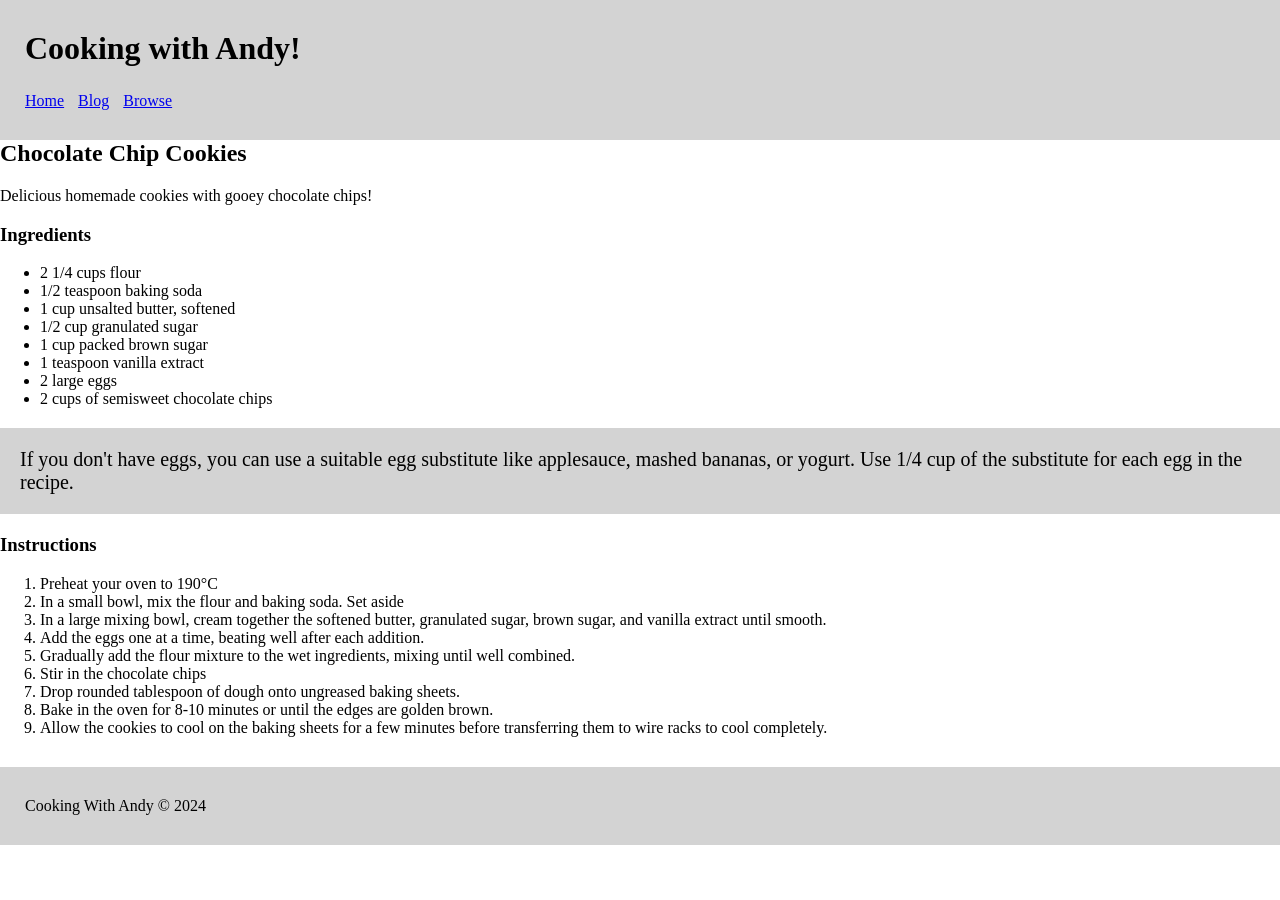
<file: exercises/ 01-semantic-markup/index.html>
<!DOCTYPE html>
<!-- The lang attribute helps screen readers and search engines understand the language of the page -->
<html lang="en">
    <head>
        <!-- Character encoding for proper text rendering -->
        <meta charset="utf-8" />
        <!-- Enables responsive design on mobile devices -->
        <meta name="viewport" content="width=device-width, initial-scale=1.0">
        <!-- Page title shown in browser tab -->
        <title>Chocolate Chip Cookies</title>
    </head>

    <body style="margin: 0; font-family: Georgia, 'Times New Roman', Times, serif; background-color: white; color: black;">
        <!-- Main site header containing the website title and navigation -->
        <header style="background-color: lightgray; padding: 30px 25px;">

            <!-- Primary website heading (should only appear once per page) -->
            <h1 style="margin: 0 0 25px 0;">Cooking with Andy!</h1>

            <!-- Primary navigation section -->
            <nav aria-label="Primary navigation">
                <a href="#" style="margin-right: 10px;">Home</a>
                <a href="#" style="margin-right: 10px;">Blog</a>
                <a href="#" style="margin-right: 10px;">Browse</a>
            </nav>

        </header>

        <!-- Main content of the page -->
        <main>
            <!-- Article represents a self-contained recipe -->
            <article>
                <header>
                    <h2 style="margin-top: 0;">Chocolate Chip Cookies</h2>
                    <p>Delicious homemade cookies with gooey chocolate chips!</p>
                </header>

                <!-- Ingredients section with accessible heading reference -->
                <section aria-labelledby="ingredients-heading">
                    <!-- Section heading identified for accessibility -->
                    <h3 id="ingredients-heading">Ingredients</h3>
                    <!-- Unordered list used because ingredient order does not matter -->
                    <ul>
                        <li>2 1/4 cups flour</li>
                        <li>1/2 teaspoon baking soda</li>
                        <li>1 cup unsalted butter, softened</li>
                        <li>1/2 cup granulated sugar</li>
                        <li>1 cup packed brown sugar</li>
                        <li>1 teaspoon vanilla extract</li>
                        <li>2 large eggs</li>
                        <li>2 cups of semisweet chocolate chips</li>
                    </ul>
                </section>

                <!-- Complementary information related to the recipe -->
                <aside>
                    <p style="background-color: lightgray; padding: 20px; margin: 20px 0; font-size: 20px;">
                        If you don't have eggs, you can use a suitable egg substitute like applesauce, mashed bananas, or yogurt. Use 1/4 cup of the substitute for each egg in the recipe.
                    </p>
                </aside>

                <!-- Instructions section -->
                <section aria-labelledby="instructions-heading">
                    <!-- Section heading connected to aria-labelledby -->
                    <h3 id="instructions-heading">Instructions</h3>
                    <!-- Ordered list used because steps must follow a sequence -->
                    <ol>
                        <li>Preheat your oven to 190&deg;C</li>
                        <li>In a small bowl, mix the flour and baking soda. Set aside</li>
                        <li>In a large mixing bowl, cream together the softened butter, granulated sugar, brown sugar, and vanilla extract until smooth.</li>
                        <li>Add the eggs one at a time, beating well after each addition.</li>
                        <li>Gradually add the flour mixture to the wet ingredients, mixing until well combined.</li>
                        <li>Stir in the chocolate chips</li>
                        <li>Drop rounded tablespoon of dough onto ungreased baking sheets.</li>
                        <li>Bake in the oven for 8-10 minutes or until the edges are golden brown.</li>
                        <li>Allow the cookies to cool on the baking sheets for a few minutes before transferring them to wire racks to cool completely.</li>
                    </ol>
                </section>
            </article>
        </main>

        <!-- Footer containing copyright information -->
        <footer style="background-color: lightgray; padding: 30px 25px; margin-top: 30px;">
            <p style="margin: 0;">Cooking With Andy &copy; 2024</p>
        </footer>
    </body>
</html>
</file>
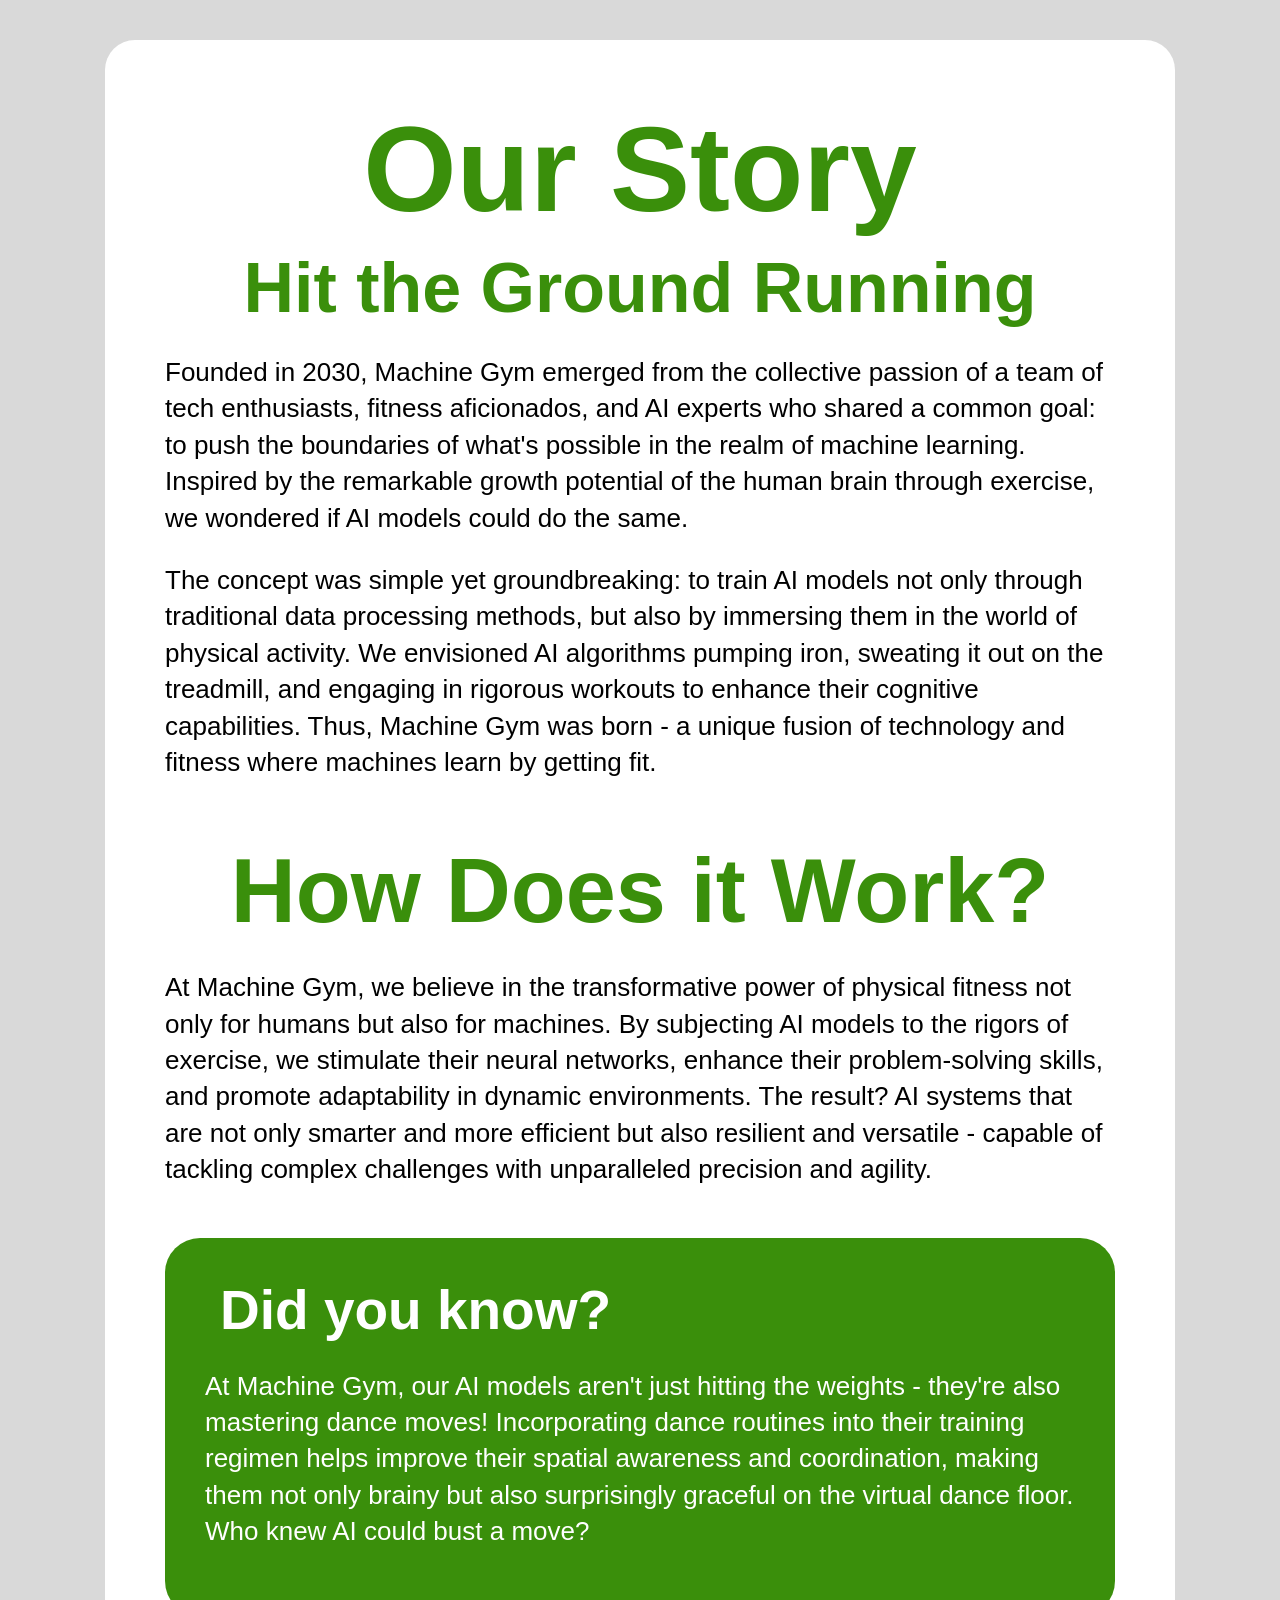
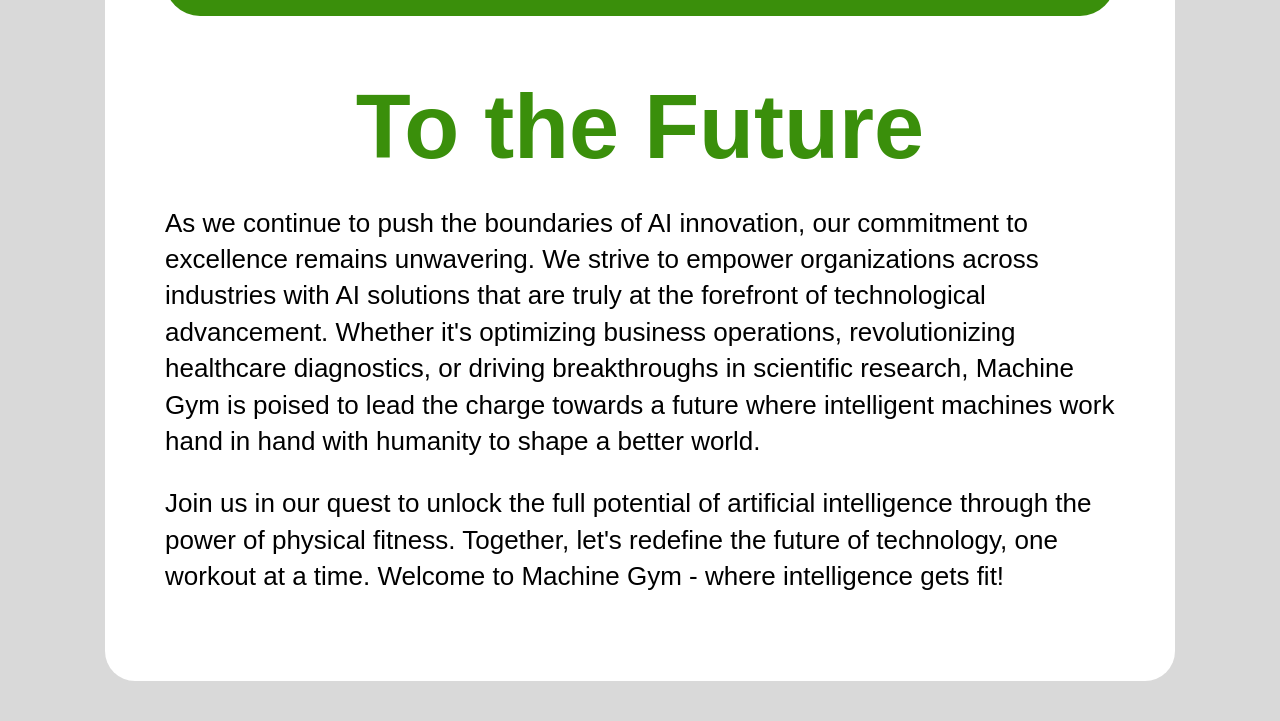
<file: exercises/02-css-styling/index.html>
<!DOCTYPE html>
<html lang="en">
<head>
    <!-- Character encoding -->
    <meta charset="utf-8" />

    <!-- Responsive scaling -->
    <meta name="viewport" content="width=device-width, initial-scale=1.0" />
    <title>Our Story</title>

    <!-- External CSS file -->
    <link rel="stylesheet" href="style.css" />
</head>

<body>
    <!-- Main content container -->
    <main>
        <!-- Article representing the full story page -->
        <article>
            <!-- Main page header -->
            <header>
                <h1>Our Story</h1>
                <h2>Hit the Ground Running</h2>
            </header>

            <section>
                <p>
                    Founded in 2030, Machine Gym emerged from the collective passion of a team of tech enthusiasts, fitness aficionados, and AI experts who shared a common goal: to push the boundaries of what's possible in the realm of machine learning. Inspired by the remarkable growth potential of the human brain through exercise, we wondered if AI models could do the same.
                </p>

                <p>
                    The concept was simple yet groundbreaking: to train AI models not only through traditional data processing methods, but also by immersing them in the world of physical activity. We envisioned AI algorithms pumping iron, sweating it out on the treadmill, and engaging in rigorous workouts to enhance their cognitive capabilities. Thus, Machine Gym was born - a unique fusion of technology and fitness where machines learn by getting fit.
                </p>
            </section>

            <!-- Explanation section -->
            <section>
                <h2>How Does it Work?</h2>

                <p>
                    At Machine Gym, we believe in the transformative power of physical fitness not only for humans but also for machines. By subjecting AI models to the rigors of exercise, we stimulate their neural networks, enhance their problem-solving skills, and promote adaptability in dynamic environments. The result? AI systems that are not only smarter and more efficient but also resilient and versatile - capable of tackling complex challenges with unparalleled precision and agility.
                </p>
            </section>

            <!-- Complementary highlighted information -->
            <aside>
                <h2>Did you know?</h2>
                <p>
                    At Machine Gym, our AI models aren't just hitting the weights - they're also mastering dance moves! Incorporating dance routines into their training regimen helps improve their spatial awareness and coordination, making them not only brainy but also surprisingly graceful on the virtual dance floor. Who knew AI could bust a move?
                </p>
            </aside>

            <section>
                <h2>To the Future</h2>

                <p>
                    As we continue to push the boundaries of AI innovation, our commitment to excellence remains unwavering. We strive to empower organizations across industries with AI solutions that are truly at the forefront of technological advancement. Whether it's optimizing business operations, revolutionizing healthcare diagnostics, or driving breakthroughs in scientific research, Machine Gym is poised to lead the charge towards a future where intelligent machines work hand in hand with humanity to shape a better world.
                </p>

                <p>
                    Join us in our quest to unlock the full potential of artificial intelligence through the power of physical fitness. Together, let's redefine the future of technology, one workout at a time. Welcome to Machine Gym - where intelligence gets fit!
                </p>
            </section>
        </article>
    </main>
</body>
</html>
</file>
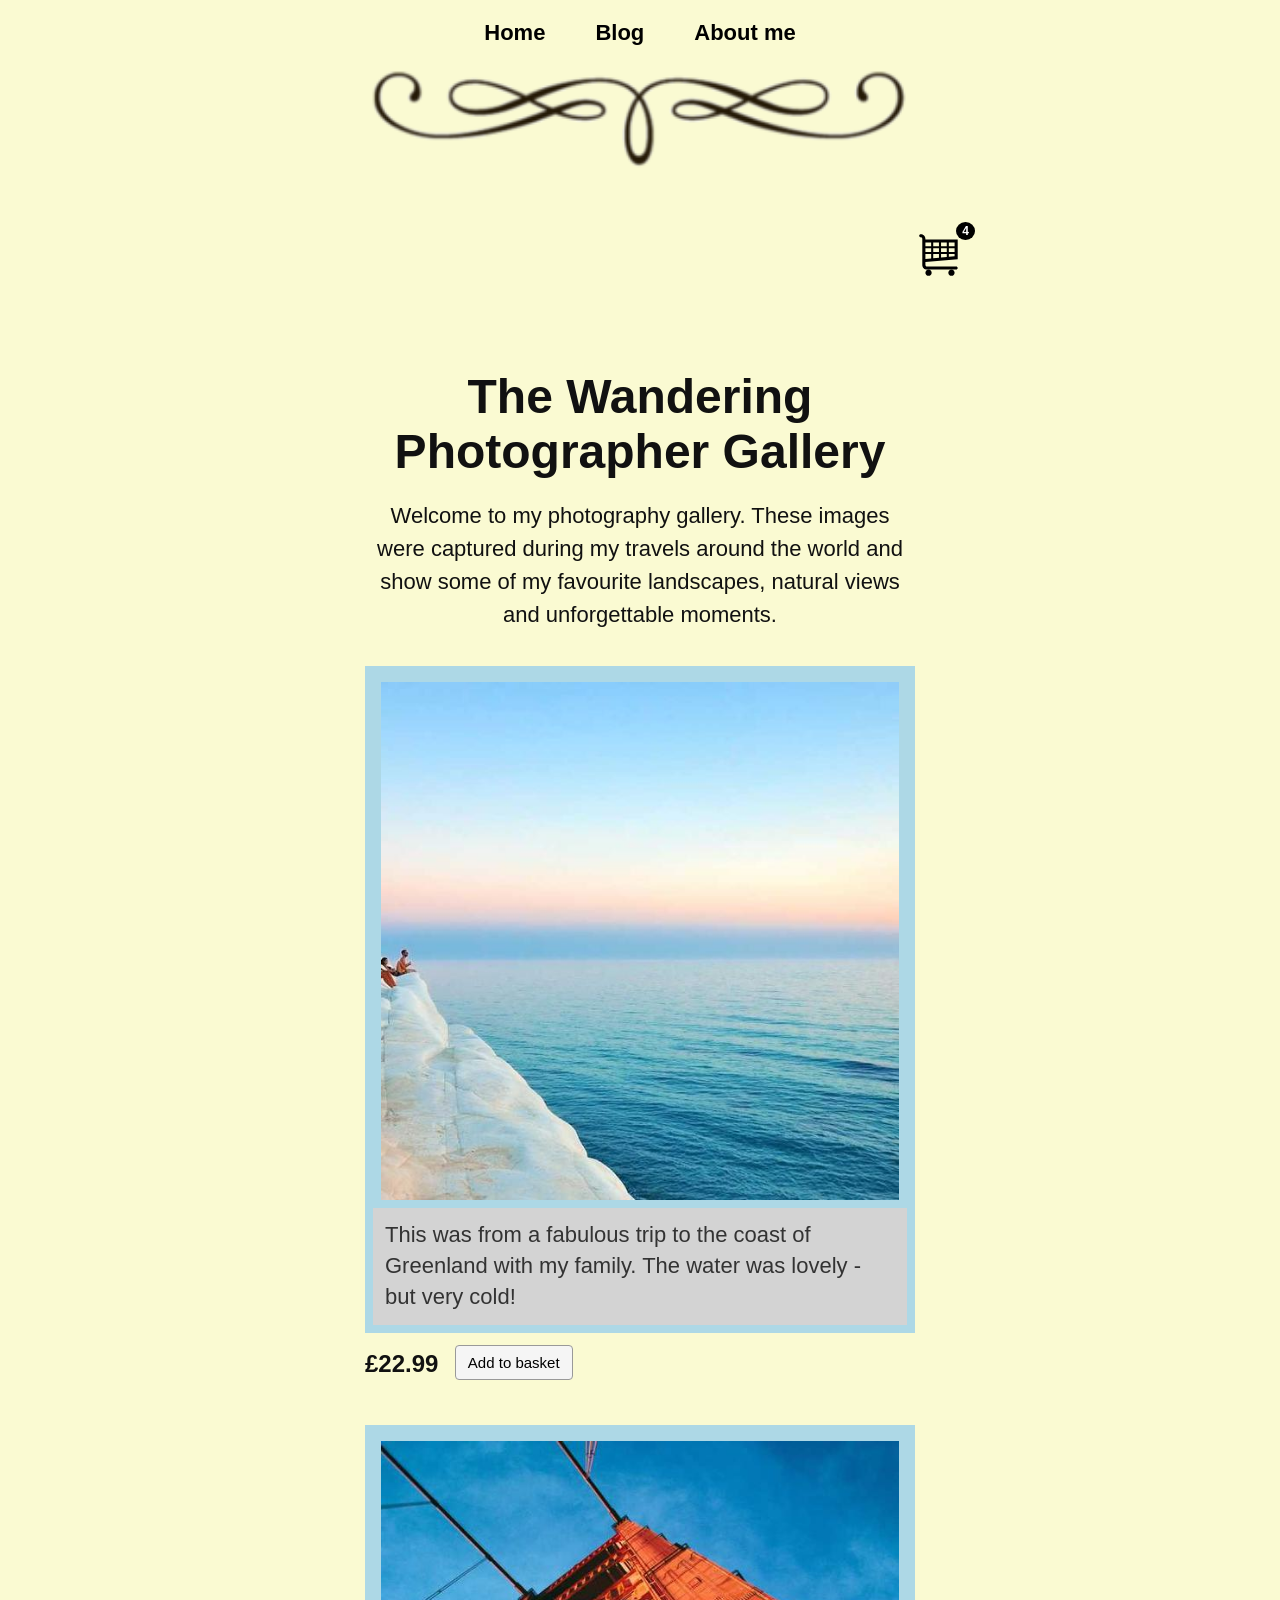
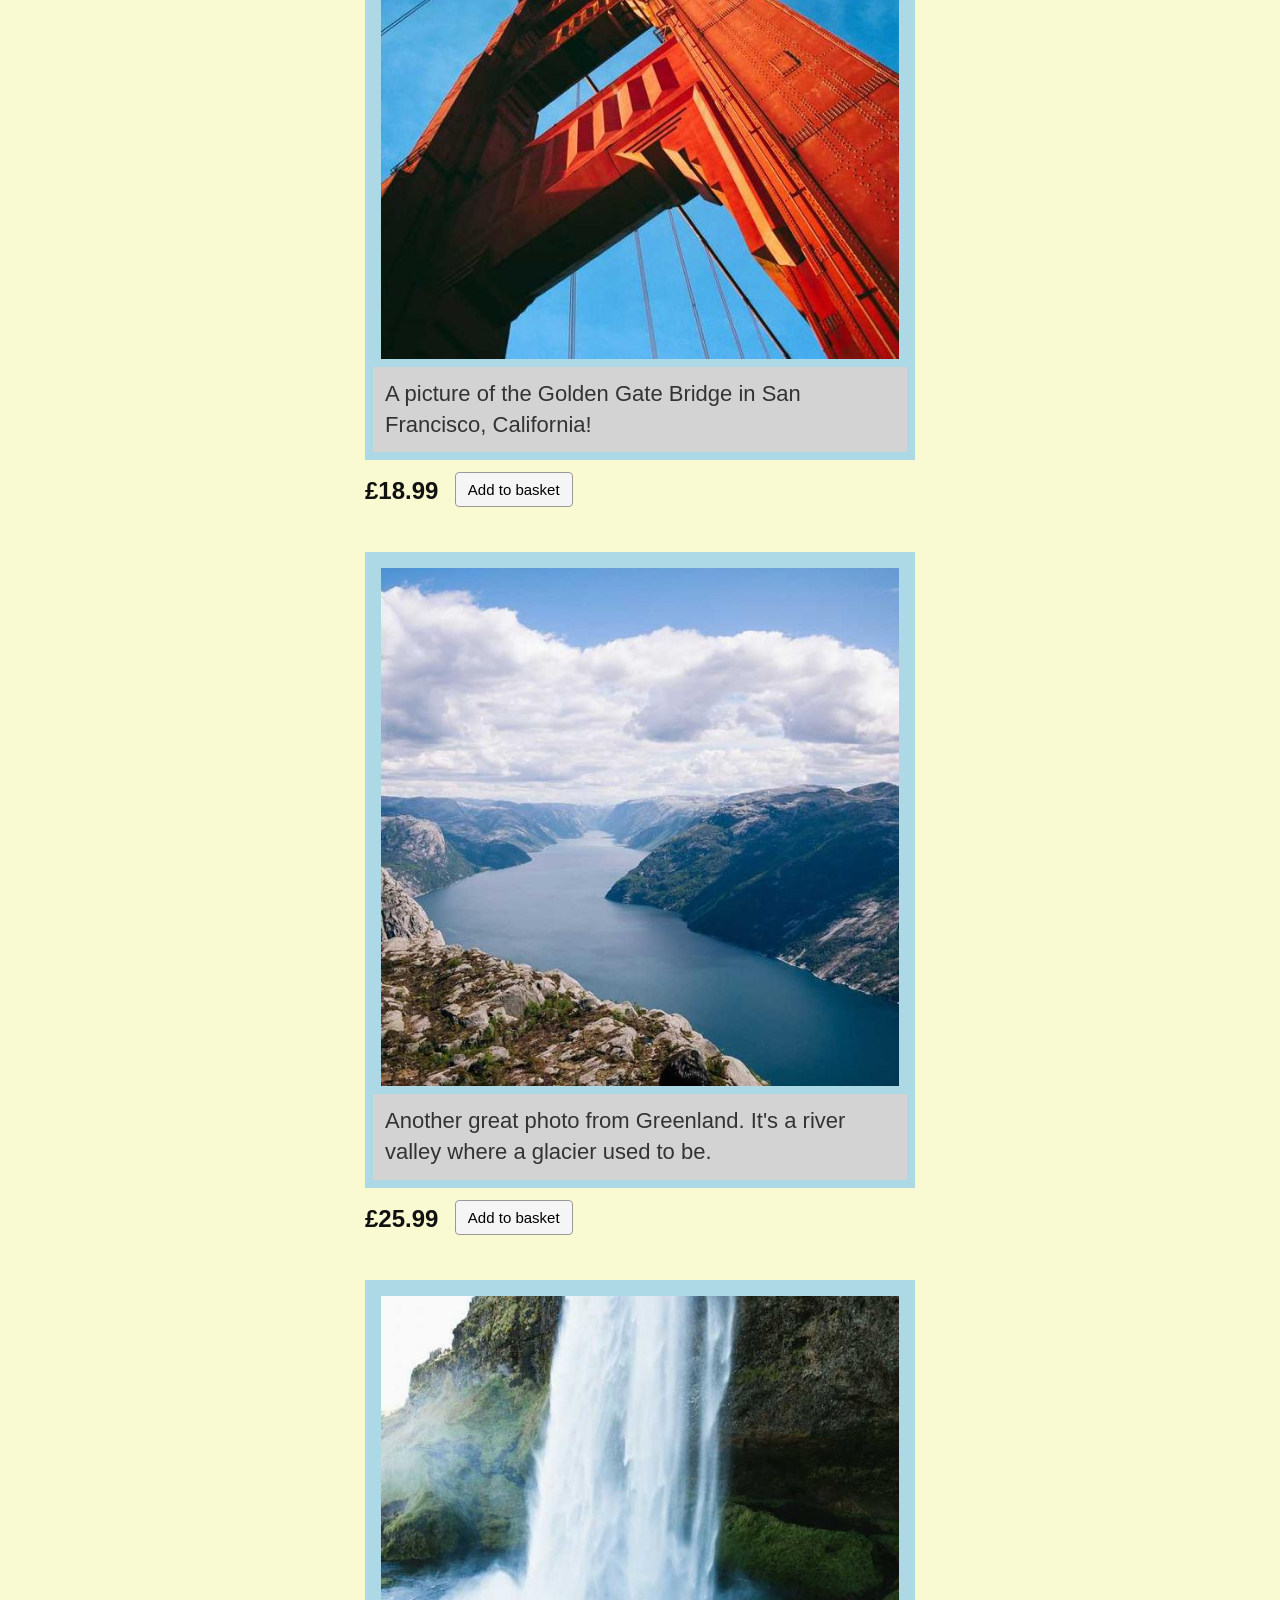
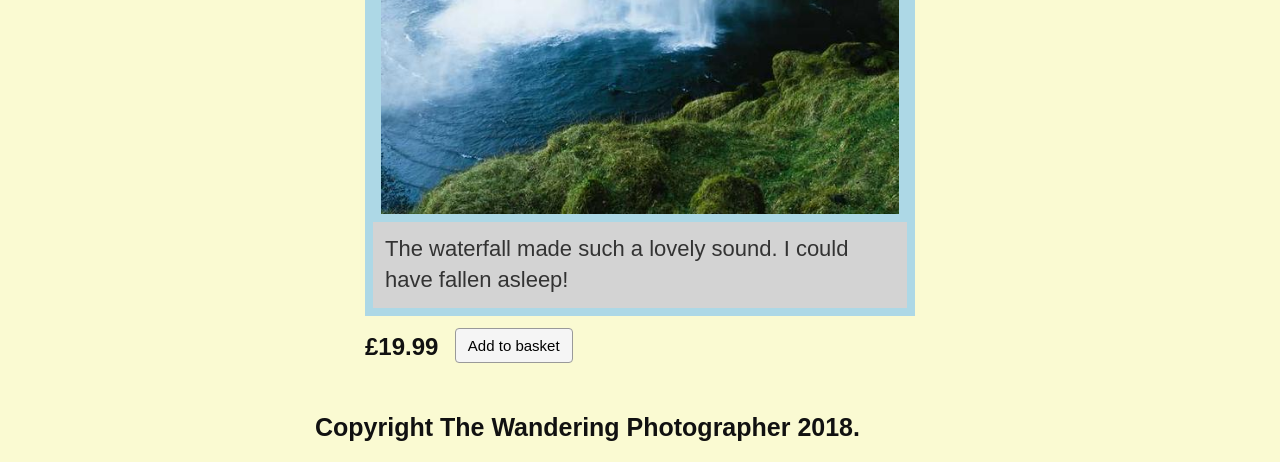
<file: exercises/04-web-accessibility/index.html>
<!DOCTYPE html>
<html lang="en">
  <!-- Head section: contains metadata and links to external files -->
  <head>
    <!-- Character encoding for proper text rendering -->
    <meta charset="UTF-8">

    <!-- Makes the page responsive on different screen sizes -->
    <meta name="viewport" content="width=device-width, initial-scale=1.0">

    <!-- Title displayed in the browser tab -->
    <title>The Wandering Photographer</title>

    <!-- Link to external CSS stylesheet -->
    <link rel="stylesheet" href="style.css">
  </head>

  <body>
    <!-- Skip link for keyboard and screen reader users -->
    <a href="#main-content" class="skip-link">Skip to main content</a>

    <!-- Main page wrapper that contains the whole website -->
    <div class="page">
      <!-- Header section contains the decorative divider, navigation and shopping basket icon -->
      <header class="top-decoration">
        <!-- Navigation links -->
        <nav class="main-nav" aria-label="Main navigation">
          <ul>
            <li><a href="#">Home</a></li>
            <li><a href="#">Blog</a></li>
            <li><a href="#">About me</a></li>
          </ul>
        </nav>

        <!-- Decorative image used at the top of the page -->
        <img src="TheDivider.png" alt="" class="divider" role="presentation">

        <!-- Hidden main heading for accessibility (screen readers) -->
        <h1 class="visually-hidden">The Wandering Photographer</h1>

        <!-- Shopping basket icon link -->
        <a href="#" class="basket-link" aria-label="Shopping basket with 4 items">
          <img src="shopping.svg" alt="" class="basket-icon" aria-hidden="true">
          <span class="basket-count" aria-hidden="true">4</span>
        </a>
      </header>

      <!-- Main content area containing the photo gallery -->
      <main id="main-content" class="gallery">
        <!-- Visible gallery heading -->
        <h2 class="gallery-title">The Wandering Photographer Gallery</h2>

        <!-- Short introduction describing the gallery -->
        <p class="gallery-intro">
          Welcome to my photography gallery. These images were captured during my travels around the world and show some of my favourite landscapes, natural views and unforgettable moments.
        </p>

        <!-- Photo card 1 -->
        <article class="photo-card">
          <figure>
            <!-- Photo image -->
            <img src="OceanPhoto.jpg" alt="Ocean view with icy cliff at sunset">

            <!-- Caption describing the photo -->
            <figcaption>
              This was from a fabulous trip to the coast of Greenland with my family. The water was lovely - but very cold!
            </figcaption>
          </figure>

          <!-- Price of the photo print -->
          <p class="photo-price">
            <span class="visually-hidden">Price:</span> £22.99
          </p>

          <!-- Button to add the photo to basket -->
          <button type="button" aria-label="Add Ocean photograph to basket">Add to basket</button>
        </article>

        <!-- Photo card 2 -->
        <article class="photo-card">
          <figure>
            <img src="BridgePhoto.jpg" alt="Upward view of the Golden Gate Bridge in San Francisco">
            <figcaption>
              A picture of the Golden Gate Bridge in San Francisco, California!
            </figcaption>
          </figure>

          <!-- Price of the photo print -->
          <p class="photo-price">
            <span class="visually-hidden">Price:</span> £18.99
          </p>

          <!-- Button to add the photo to basket -->
          <button type="button" aria-label="Add Golden Gate Bridge photograph to basket">Add to basket</button>
        </article>

        <!-- Photo card 3 -->
        <article class="photo-card">
          <figure>
            <img src="ValleyPhoto.jpg" alt="Wide river valley surrounded by mountains">
            <figcaption>
              Another great photo from Greenland. It's a river valley where a glacier used to be.
            </figcaption>
          </figure>

          <!-- Price of the photo print -->
          <p class="photo-price">
            <span class="visually-hidden">Price:</span> £25.99
          </p>

          <!-- Button to add the photo to basket -->
          <button type="button" aria-label="Add valley photograph to basket">Add to basket</button>
        </article>

        <!-- Photo card 4 -->
        <article class="photo-card">
          <figure>
            <img src="WaterfallPhoto.jpg" alt="Large waterfall surrounded by rocks and greenery">
            <figcaption>
              The waterfall made such a lovely sound. I could have fallen asleep!
            </figcaption>
          </figure>

          <!-- Price of the photo print -->
          <p class="photo-price">
            <span class="visually-hidden">Price:</span> £19.99
          </p>

          <!-- Button to add the photo to basket -->
          <button type="button" aria-label="Add waterfall photograph to basket">Add to basket</button>
        </article>
      </main>

      <!-- Footer section with copyright information -->
      <footer class="site-footer">
        <!-- Copyright text -->
        <p>Copyright The Wandering Photographer 2018.</p>
      </footer>
    </div>
  </body>
</html>
</file>
<file: exercises/02-css-styling/style.css>
body {
    margin: 0;
    background: #d9d9d9;
    font-family: Arial, Helvetica, sans-serif;
}

/* Main centred white container */
main {
    max-width: 950px;
    margin: 40px auto;
    background: white;
    padding: 60px;
    border-radius: 30px;
}

/* Main heading styles */
h1,
h2 {
    font-family: Impact, Haettenschweiler, 'Arial Narrow Bold', sans-serif;
    color: #3a8f0b;
    text-align: center;
    margin: 0;
}

/* Large main title */
h1 {
    font-size: 120px;
}

/* Subtitle in header */
header h2 {
    font-size: 70px;
    margin-top: 10px;
    white-space: nowrap;
}

/* Section heading */
section h2 {
    font-size: 90px;
    margin: 60px 0 25px;
    white-space: nowrap;
}

/* Paragraph styling */
p {
    font-size: 26px;
    line-height: 1.4;
}

/* Highlighted aside box */
aside {
    background: #3a8f0b;
    color: white;
    padding: 40px;
    border-radius: 35px;
    margin: 50px 0;
}

/* Aside heading adjustment */
aside h2 {
    color: white;
    text-align: left;
    font-size: 55px;
    margin-left: 15px;
}
</file>
<file: exercises/04-web-accessibility/style.css>
/* Makes width and padding easier to control layout */
* {
  box-sizing: border-box;
}

/* Basic page styling */
body {
  margin: 0;
  font-family: Arial, Helvetica, sans-serif;
  background-color: lightgoldenrodyellow;
  color: #111;
}

/* Page container centres the whole page content */
.page {
  width: 650px;
  max-width: 100%;
  margin: 0 auto;
  padding: 20px 0;
}

/* Accessibility helper */
/* Hides text visually but keeps it accessible for screen readers */
.visually-hidden {
  position: absolute;
  width: 1px;
  height: 1px;
  padding: 0;
  margin: -1px;
  overflow: hidden;
  clip: rect(0, 0, 0, 0);
  white-space: nowrap;
  border: 0;
}

/* Skip link allows keyboard users to jump straight to the main content */
.skip-link {
  position: absolute;
  left: -9999px;
  top: 10px;
  background: #000;
  color: #fff;
  padding: 8px 12px;
  z-index: 1000;
  text-decoration: none;
}

.skip-link:focus {
  left: 10px;
}

/* Container for the decorative divider and basket icon */
.top-decoration {
  position: relative;
  text-align: center;
  margin-bottom: 20px;
}

/* Top navigation */
.main-nav ul {
  list-style: none;
  display: flex;
  justify-content: center;
  gap: 50px;
  padding: 0;
  margin: 0 0 20px 0;
}

/* Navigation links */
.main-nav a {
  color: #000;
  font-size: 22px;
  font-weight: bold;
  text-decoration: none;
}

/* Navigation hover and focus styles for accessibility */
.main-nav a:hover,
.main-nav a:focus {
  text-decoration: underline;
  outline: 2px solid #000;
  outline-offset: 2px;
}

/* Decorative divider image at the top of the page */
.divider {
  width: 550px;
  max-width: 100%;
  display: block;
  margin: 0 auto 120px auto;
}

/* Position of the shopping basket icon */
.basket-link {
  position: absolute;
  top: 210px;
  right: 0;
}

/* Size of the shopping basket icon */
.basket-icon {
  width: 50px;
  height: 50px;
}

/* Basket item count badge */
.basket-count {
  position: absolute;
  top: -8px;
  right: -10px;
  background: #000;
  color: #fff;
  font-size: 12px;
  font-weight: bold;
  line-height: 1;
  padding: 3px 6px;
  border-radius: 50%;
}

/* Main gallery container using flexbox */
.gallery {
  width: 550px;
  max-width: 100%;
  margin: 0 auto;
  display: flex;
  flex-direction: column;
  gap: 5px;
}

/* Visible gallery title displayed above the gallery */
.gallery-title {
  width: 100%;
  margin: 80px auto 15px auto;
  text-align: center;
  font-size: 48px;
}

/* Introduction text above the photo cards */
.gallery-intro {
  width: 100%;
  margin: 0 auto 30px auto;
  text-align: center;
  font-size: 22px;
  line-height: 1.5;
}

/* Figure container */
.photo-card figure {
  margin: 0;
  width: 100%;
  background-color: lightblue;
  border: 8px solid lightblue;
}

.photo-card img {
  display: block;
  width: 100%;
  height: auto;
  border: 8px solid lightblue;
}

/* Individual photo card */
.photo-card {
  background-color: transparent;
  margin: 0 auto 40px auto;
  width: 100%;
  text-align: left;
}

/* Photo caption styling */
.photo-card figcaption {
  background-color: lightgray;
  color: #333;
  font-size: 22px;
  padding: 12px;
  width: 100%;
  line-height: 1.4;
}

/* Displays the price of each photograph */
.photo-price {
  font-size: 24px;
  font-weight: bold;
  display: inline-block;
  margin: 15px 12px 0 0;
  vertical-align: middle;
}

/* Styling for the Add to basket button */
.photo-card button {
  display: inline-block;
  vertical-align: middle;
  margin-top: 12px;
  padding: 8px 12px;
  font-size: 15px;
  cursor: pointer;
  border: 1px solid #999;
  background-color: #f5f5f5;
  border-radius: 4px;
}

/* Button hover effect */
.photo-card button:hover {
  background-color: #e7e7e7;
}

/* Button focus style for keyboard accessibility */
.photo-card button:focus {
  outline: 3px solid #000;
  outline-offset: 2px;
}

/* Footer container */
.site-footer {
  width: 320px;
  max-width: 100%;
  margin-top: 10px;
  margin-left: 0;
}

/* Copyright text styling */
.site-footer p {
  margin: 0;
  font-size: 25px;
  font-weight: bold;
  white-space: nowrap;
}
</file>
